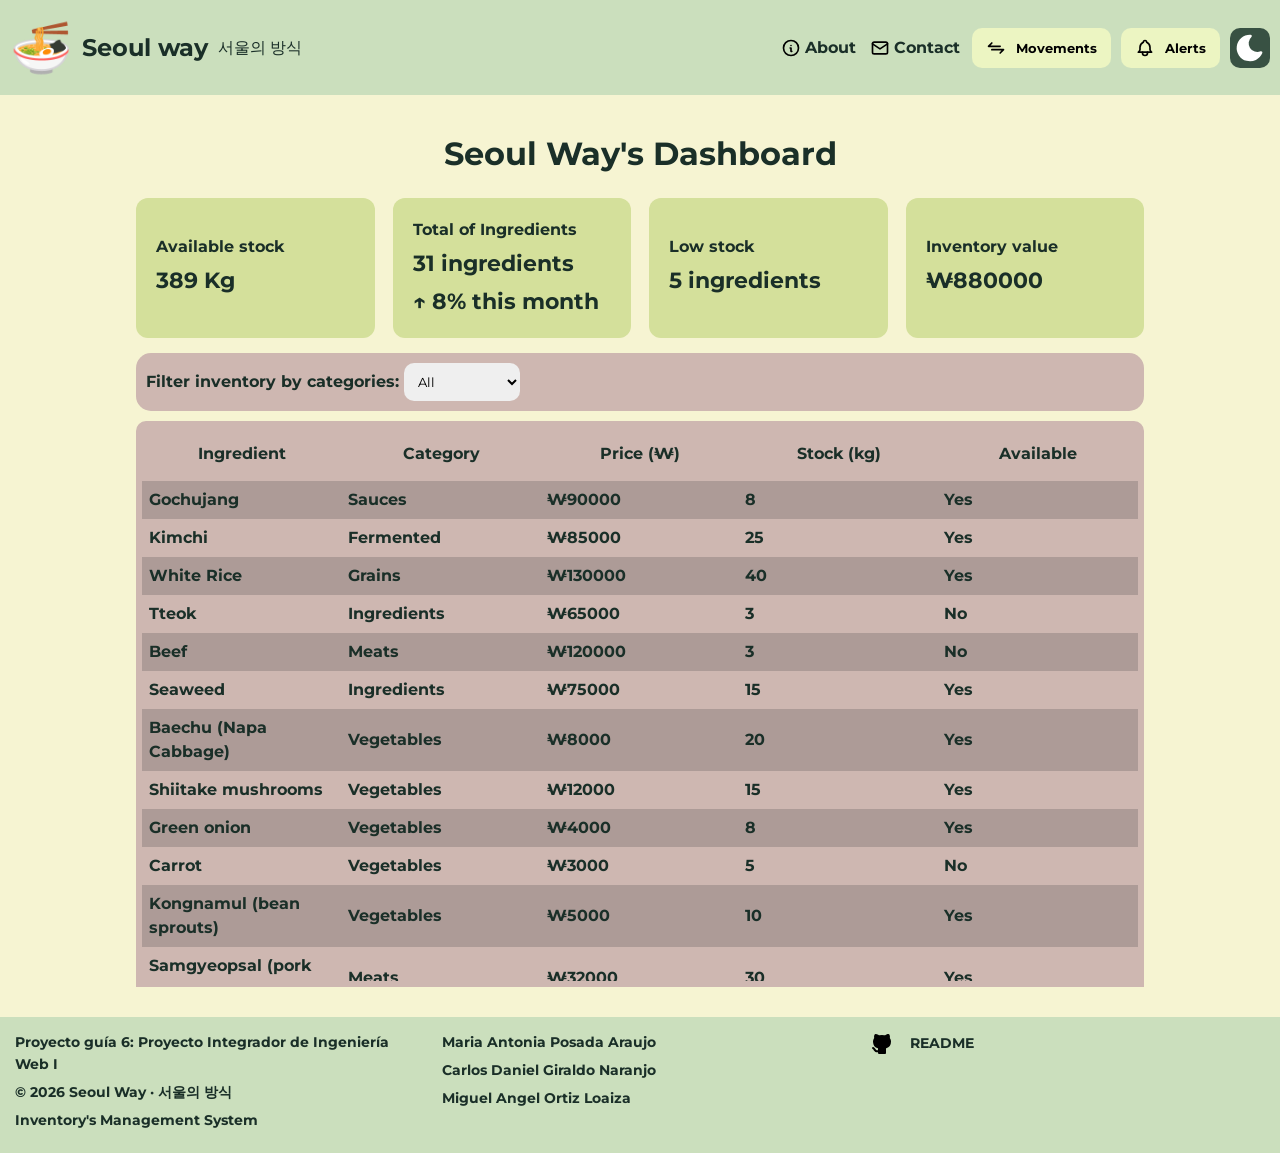
<file: index.html>
<!DOCTYPE html>
<html lang="en">

<head>
    <meta charset="UTF-8">
    <meta name="viewport" content="width=device-width, initial-scale=1.0">
    <title>Seoul way</title>

    <link rel="stylesheet" href="css/index.css">
    <link rel="icon" type="image/svg+xml" href="img/icon.svg">
</head>

<body>
    <header>
        <div class="logo">
            <span class="logo-icon">&#127836;</span>
            <div class="logo-container">
                <h1>Seoul way</h1>
                <span>서울의 방식</span>
            </div>
        </div>
        <button class="menu-toggle" aria-label="open menu" , aria-expanded="false" aria-controls="navigation">
            <img src="./img/menu.svg" alt="menu" class="icon-open">
            <img src="./img/x.svg" alt="close" class="icon-close">
        </button>
        <nav id="navigation">
            <a href="about.html" class="nav-link">
                <img src="./img/info.svg" alt="about" class="nav-icon">
                <span>About</span>
            </a>
            <a href="contact.html" class="nav-link">
                <img src="./img/mail.svg" alt="contact" class="nav-icon">
                <span>Contact</span>
            </a>
            <button onclick="showCard('movements-card'); return false">
                <img src="img/movements.svg" class="nav-icon">
                <span>Movements</span>
            </button>
            <button onclick="showCard('alert-card'); return false">
                <img src="img/alerts.svg" class="nav-icon">
                <span>Alerts</span>
            </button>
        </nav>
        <button id="dark-mode-toggle" aria-label="Cambiar entre modo claro y oscuro">
            <img src="./img/sun.svg" id="light-toggle">
            <img src="./img/moon.svg" id="dark-toggle">
        </button>
    </header>
    <main>
        <h1>Seoul Way's Dashboard</h1>
        <section class="cards">
            <div class="card inactive" id="alert-card">
                <button onclick="hideCard(this)">
                    <img src="./img/x.svg" alt="close button">
                </button>
                <section class="alerts">
                    <div>
                        <div class="section-header">
                            <p class="section-label">ATTENTION</p>
                            <h2>Inventory alerts</h2>
                            <span class="alert-count">5</span>
                        </div>

                        <div class="alert-content">
                            <strong>Tteok</strogn>
                                <p>There is only 3kg left.</p>
                                <small>MIN stock: 6kg</small>
                        </div>

                        <div class="alert-content">
                            <strong>Beef</strong>
                            <p>There is only 3kg left.</p>
                            <small>MIN stock: 6kg</small>
                        </div>

                        <div class="alert-content">
                            <strong>Carrot</strong>
                            <p>There is only 5kg left.</p>
                            <small>MIN stock: 6kg</small>
                        </div>

                        <div class="alert-content">
                            <strong>Galbi (Beef short ribs)</strong>
                            <p>There is only 5kg left</p>
                            <small>MIN stock: 6kg</small>
                        </div>

                        <div class="alert-content">
                            <strong>Dangmyeon (Sweet potato noodles)</strong>
                            <p>There is only 4kg left</p>
                            <small>MIN stock: 6kg</small>
                        </div>
                    </div>

                </section>
            </div>

            <div class="card inactive" id="movements-card">
                <section class="movements" id="movements">
                    <div class="section-header">
                        <div>
                            <p class="section-label">ACTIVITY</p>
                            <h2>Recent movements</h2>

                            <p>Last inventory's entries and exists</p>
                        </div>
                    </div>
                    <div class="movement-list">
                        <div class="movement">
                            <div class="movement-info">
                                <strong>Kimchi entry</strong>
                                <span> Supplier: Seoul Fresh Market</span>
                            </div>

                            <div class="movement-quantity positive">
                                +15kg
                            </div>

                            <time datetime="10:00"> Today, 10:00</time>
                        </div>

                        <div class="movement">
                            <div class="movement-info">
                                <strong>Rice entry</strong>
                                <span> Used in Kitchen</span>
                            </div>

                            <div class="movement-quantity negative">
                                -8kg
                            </div>

                            <time datetime="09:15"> Today, 09:15 </time>

                        </div>

                        <div class="movement">
                            <div class="movement-info">
                                <strong>Gochujang entry</strong>
                                <span>Supplier: Jeju Foods co.</span>
                            </div>
                            <div class="movement-quantity positive">
                                +5kg
                            </div>

                            <time datetime="16:30"> Yesterday, 16:30 </time>
                        </div>
                    </div>
                </section>
                <button onclick="hideCard(this)">
                    <img src="./img/x.svg" alt="close button">
                </button>
            </div>
        </section>

        <section class="statistics" id="inventory">
            <article class="stat-cards">
                <div class="stat-info">
                    <p>Available stock</p>
                    <h2 id="total-stock">86</h2>
                </div>
            </article>
            <article class="stat-cards">
                <div class="stat-info">
                    <p> Total of Ingredients</p>
                    <h2 id="total-ingredients"></h2>
                    <span class="positive">
                        ↑ 8% this month
                    </span>
                </div>
            </article>
            <article class="stat-cards">
                <div class="stat-info">
                    <p>Low stock</p>
                    <h2 id="low-stock"></h2>
                </div>
            </article>

            <article class="stat-cards">
                <div class="stat-info">
                    <p>Inventory value</p>
                    <h2 id="inventory-value"></h2>
                </div>

            </article>
        </section>
        
        <section id="table-wrapper">
            <div class="table-scroll-container">
                <div class="filters" id="ingredients">
                    Filter inventory by categories:
                    <select id="categories">
                    </select>
                </div>
                <table id="product-table">
                    <thead>
                        <tr>
                            <th> Ingredient</th>
                            <th> Category</th>
                            <th> Price (₩)</th>
                            <th> Stock (kg)</th>
                            <th> Available</th>
                        </tr>
                    </thead>
                    <tbody id="table-body">
                    </tbody>
                </table>
            </div>
        </section>



    </main>
    <footer>
        <div class="footer-info">
            <p class="footer-project">Proyecto guía 6: Proyecto Integrador de Ingeniería Web I</p>
            <p>© 2026 Seoul Way · 서울의 방식</p>
            <p>Inventory's Management System</p>
        </div>

        <ul class="footer-authors">
            <li>Maria Antonia Posada Araujo</li>
            <li>Carlos Daniel Giraldo Naranjo</li>
            <li>Miguel Angel Ortiz Loaiza</li>
        </ul>

        <nav class="footer-links">
            <a href="https://github.com/Ctrl-Angelus/Guia-4-M2_Desarrollo-de-una-interfaz-web-responsiva"
                target="_blank" rel="noopener" aria-label="Repositorio en GitHub">
                <img src="./img/brand-github.svg" alt="" width="24" height="24">
            </a>
            <a href="https://github.com/Ctrl-Angelus/Guia-4-M2_Desarrollo-de-una-interfaz-web-responsiva/blob/master/README"
                target="_blank" rel="noopener">README</a>
        </nav>
    </footer>
    <script src="resources/data.js" defer></script>
    <script src="js/theme.js" defer></script>
    <script src="js/products.js" defer></script>
    <script src="js/menu.js" defer></script>
</body>


</html>
</file>
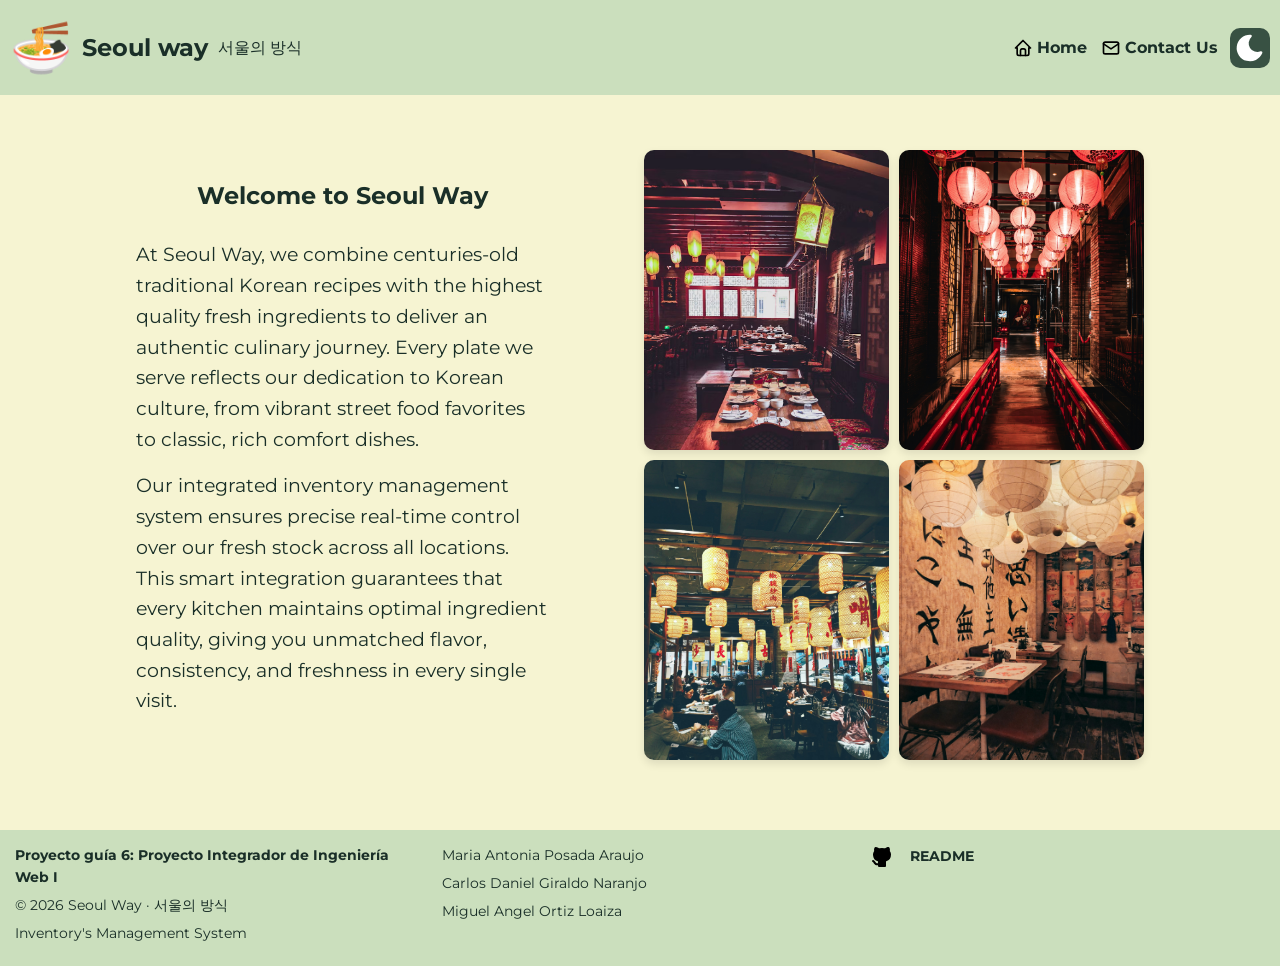
<file: about.html>
<!DOCTYPE html>
<html lang="en">

<head>
    <meta charset="UTF-8">
    <meta name="viewport" content="width=device-width, initial-scale=1.0">
    <title>Seoul way - About</title>

    <link rel="stylesheet" href="./css/index.css">
    <link rel="icon" type="image/svg+xml" href="img/icon.svg">
</head>

<body>

    <header>
        <div class="logo">
            <span class="logo-icon">&#127836;</span>
            <div class="logo-container">
                <h1>Seoul way</h1>
                <span>서울의 방식</span>
            </div>
        </div>
        <button class="menu-toggle" aria-label="open menu" , aria-expanded="false" aria-controls="navigation">
            <img src="./img/menu.svg" alt="menu" class="icon-open">
            <img src="./img/x.svg" alt="close" class="icon-close">
        </button>
        <nav id="navigation">
            <a href="index.html" class="nav-linnk">
                <img src="img/home.svg" alt="Home" class="nav-icon">
                <span>Home</span>
            </a>
            <a href="contact.html" class="nav-link">
                <img src="./img/mail.svg" alt="contact" class="nav-icon">
                <span>Contact Us</span>
            </a>
        </nav>
        <button id="dark-mode-toggle" aria-label="Cambiar entre modo claro y oscuro">
            <img src="./img/sun.svg" id="light-toggle">
            <img src="./img/moon.svg" id="dark-toggle">
        </button>
    </header>
    <main>
        <section class="about-section">
            <div class="content">
                <h2>Welcome to Seoul Way</h2>
                <p>At Seoul Way, we combine centuries-old traditional Korean recipes with the highest quality 
                    fresh ingredients to deliver an authentic culinary journey. Every plate we serve reflects 
                    our dedication to Korean culture, from vibrant street food favorites to classic, rich comfort dishes.
                </p>

                <p>Our integrated inventory management system ensures precise real-time control over our fresh stock 
                    across all locations. This smart integration guarantees that every kitchen maintains optimal ingredient 
                    quality, giving you unmatched flavor, consistency, and freshness in every single visit.
                </p>
            </div>
            <div class="restaurant-image">
                <img src="./img/restaurant-1.jpg" alt="Gangnam Branch">
                <img src="./img/restaurant-2.jpg" alt="Hongdae Branch">
                <img src="./img/restaurant-3.jpg" alt="Insadong Branch">
                <img src="./img/restaurant-4.jpg" alt="Itaewon Branch">
            </div>
        </section>
    </main>
    <footer>
        <div class="footer-info">
            <p class="footer-project">Proyecto guía 6: Proyecto Integrador de Ingeniería Web I</p>
            <p>© 2026 Seoul Way · 서울의 방식</p>
            <p>Inventory's Management System</p>
        </div>

        <ul class="footer-authors">
            <li>Maria Antonia Posada Araujo</li>
            <li>Carlos Daniel Giraldo Naranjo</li>
            <li>Miguel Angel Ortiz Loaiza</li>
        </ul>

        <nav class="footer-links">
            <a href="https://github.com/Ctrl-Angelus/Guia-4-M2_Desarrollo-de-una-interfaz-web-responsiva"
                target="_blank" rel="noopener" aria-label="Repositorio en GitHub">
                <img src="./img/brand-github.svg" alt="" width="24" height="24">
            </a>
            <a href="https://github.com/Ctrl-Angelus/Guia-4-M2_Desarrollo-de-una-interfaz-web-responsiva/blob/master/README"
                target="_blank" rel="noopener">README</a>
        </nav>
    </footer>

    <script src="js/theme.js" defer></script>
    <script src="js/menu.js"></script>
</body>

</html>
</file>
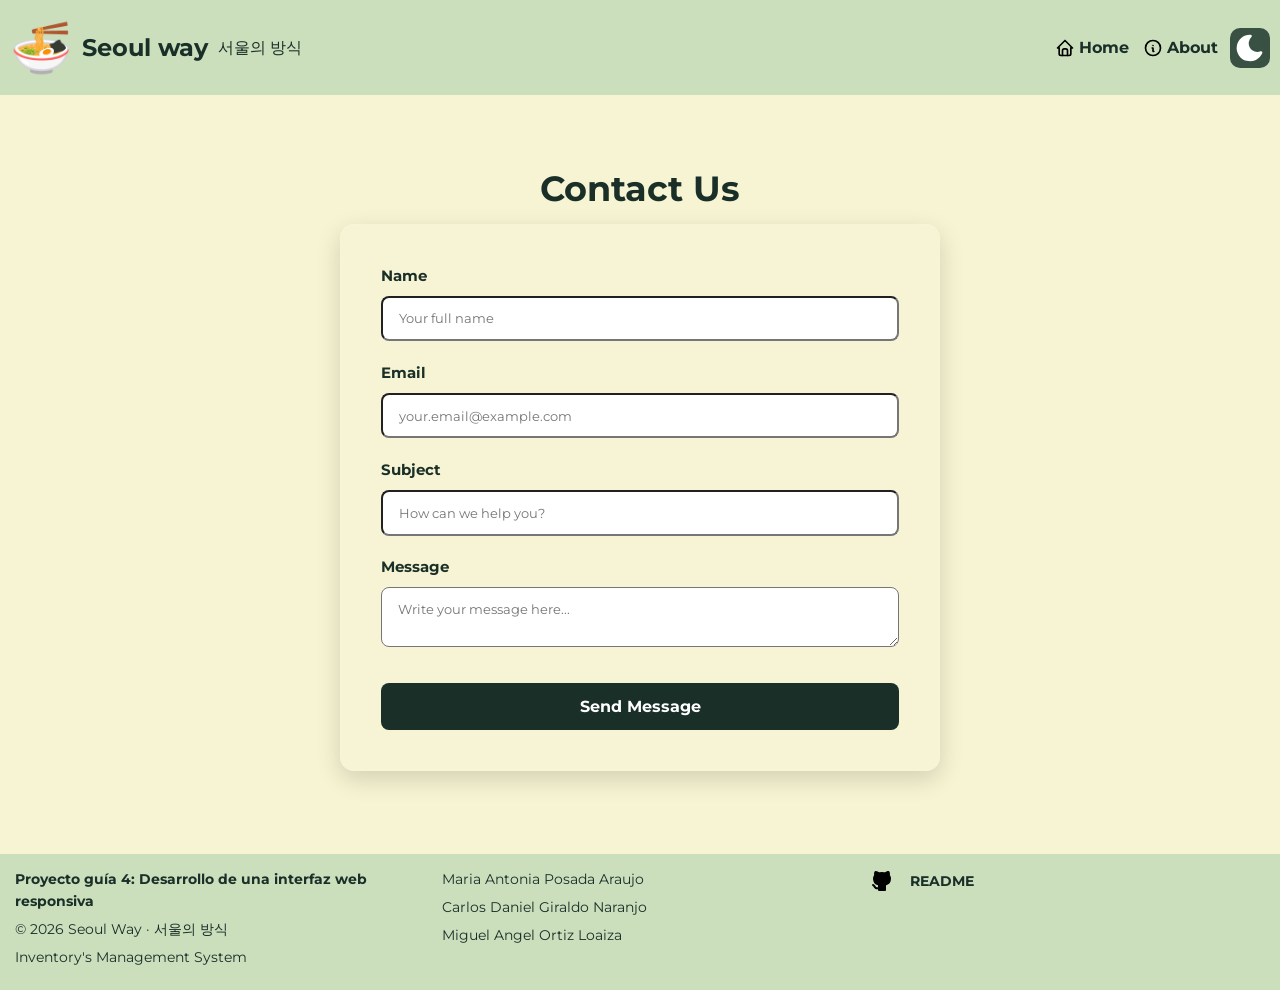
<file: contact.html>
<!DOCTYPE html>
<html lang="en">

<head>
    <meta charset="UTF-8">
    <meta name="viewport" content="width=device-width, initial-scale=1.0">
    <title>Seoul way - Contact us</title>

    <link rel="stylesheet" href="css/index.css">
    <link rel="icon" type="image/svg+xml" href="img/icon.svg">
</head>

<body>
    <header>
        <div class="logo">
            <span class="logo-icon">&#127836;</span>
            <div class="logo-container">
                <h1>Seoul way</h1>
                <span>서울의 방식</span>
            </div>
        </div>
        <button class="menu-toggle" aria-label="open menu" , aria-expanded="false" aria-controls="navigation">
            <img src="./img/menu.svg" alt="menu" class="icon-open">
            <img src="./img/x.svg" alt="close" class="icon-close">
        </button>
        <nav id="navigation">
            <a href="index.html" class="nav-linnk">
                <img src="img/home.svg" alt="Home" class="nav-icon">
                <span>Home</span>
            </a>
            <a href="about.html" class="nav-link">
                <img src="./img/info.svg" alt="about" class="nav-icon">
                <span>About</span>
            </a>
        </nav>
        <button id="dark-mode-toggle" aria-label="Cambiar entre modo claro y oscuro">
            <img src="./img/sun.svg" id="light-toggle">
            <img src="./img/moon.svg" id="dark-toggle">
        </button>
    </header>
    <main class="contact">
        <section class="form-content">
            <h2>Contact Us</h2>
            <form action="#" method="POST" class="form" onsubmit="event.preventDefault(); alert('The form has been submited. Thank you for your feedback.'); this.reset()">
                <div class="form-group">
                    <label for="name">Name</label>
                    <input type="text" id="name" name="name" placeholder="Your full name" required>
                </div>
                <div class="form-group">
                    <label for="email">Email</label>
                    <input type="email" id="email" name="email" placeholder="your.email@example.com" required>
                </div>
                <div class="form-group">
                    <label for="subject">Subject</label>
                    <input type="text" id="subject" name="subject" placeholder="How can we help you?" required>
                </div>
                <div class="form-group">
                    <label for="message">Message</label>
                    <textarea id="message" name="message" placeholder="Write your message here..." required></textarea>
                </div>

                <button type="submit" class="submit" >Send Message</button>
            </form>
        <section>    
    </main>
    <footer>
        <div class="footer-info">
            <p class="footer-project">Proyecto guía 4: Desarrollo de una interfaz web responsiva</p>
            <p>© 2026 Seoul Way · 서울의 방식</p>
            <p>Inventory's Management System</p>
        </div>

        <ul class="footer-authors">
            <li>Maria Antonia Posada Araujo</li>
            <li>Carlos Daniel Giraldo Naranjo</li>
            <li>Miguel Angel Ortiz Loaiza</li>
        </ul>

        <nav class="footer-links">
            <a href="https://github.com/Ctrl-Angelus/Guia-4-M2_Desarrollo-de-una-interfaz-web-responsiva"
                target="_blank" rel="noopener" aria-label="Repositorio en GitHub">
                <img src="./img/brand-github.svg" alt="" width="24" height="24">
            </a>
            <a href="https://github.com/Ctrl-Angelus/Guia-4-M2_Desarrollo-de-una-interfaz-web-responsiva/blob/master/README"
                target="_blank" rel="noopener">README</a>
        </nav>
    </footer>

    <script src="js/theme.js" defer></script>
</body>

</html>
</file>
<file: css/index.css>
@font-face {
    font-family: monserrat;
    src: url(../resources/fonts/Monserrat.ttf);
}

html {
    scroll-behavior: smooth;
}

*,
*::before,
*::after {
    box-sizing: border-box;
}

* {
    margin: 0;
    padding: 0;
    transition: background-color 0.3s ease, color 0.3s ease, border-color 0.3s ease, filter 0.3s ease;
    font-family: monserrat;
}

button {
    cursor: pointer;
    border: none;
}

.hidden {
    display: none !important;
}

.no-transition header>nav {
    transition: none !important;
}

:root {
    --light: #ffffff;
    --dark: #1a2f28;
    --text: var(--dark);
    --card: #d4e09b;
    --background: #f6f4d2;
    --header: #cbdfbd;
    --complimentary: #a44a3f;
    --table: #ceb7b1;
    --table-complimentary: #ad9b97;
    --footer: #cbdfbd;
    --header-text: var(--dark);
    --button-background: #ecf5c2;
    --card-text: var(--dark);
    --toggle-button-background: #385143;
}

body.dark {
    color-scheme: dark;
    --background: #385143;
    --header: #426654;
    --header-text: var(--light);
    --nav-text: var(--light);
    --button-background: var(--table);
    --card: var(--header);
    --card-text: var(--light);
    --card-title: #fdb953;
    --footer: #647d6d;
    --table-complimentary: #584642;
    --table: #6d5c59;
    --table-text: #ffffff;
    --toggle-button-background: #ffa826;
}

body {
    background-color: var(--background);
    color: var(--text);
    min-height: 100vh;
    line-height: 1.5;
    text-rendering: optimizeLegibility;
    display: flex;
    flex-direction: column;
}

header {
    position: sticky;
    top: 0;
    z-index: 10;
    width: 100%;
    min-height: 80px;
    background-color: var(--header);
    display: flex;
    align-items: center;
    padding: 10px;
    color: var(--header-text);
    border-bottom: 5px solid var(--background);
}

header>nav {
    flex-grow: 1;
    display: flex;
    justify-content: end;
    align-items: center;

    & button {
        padding: 5px;
        border-radius: 10px;
        height: 40px;
        background-color: var(--button-background);
        border: 4px solid transparent;
        transition: transform 0.3s ease;

        & img,
        span {
            margin-inline: 5px;
        }
    }

    & a {
        color: var(--nav-text);
        text-decoration: none;

        & * {
            margin-inline: 2px;
        }
    }

    & a:hover {
        text-decoration: underline;
    }
}

header button:hover {
    transform: scale(1.1);
}

body.dark header nav button {
    border: 4px solid var(--table-complimentary);
}

body.dark header img {
    filter: invert(10);
}

header>nav>* {
    margin-inline-end: 10px;
    font-weight: bold;
    display: flex;
    align-items: center;
    justify-content: center;
}

header>#dark-mode-toggle {
    width: 40px;
    height: 40px;
    border-radius: 10px;
    padding: 5px;
    display: flex;
    align-items: center;
    justify-content: center;
    background-color: var(--toggle-button-background);
    transition: transform 0.3s ease;

    & img {
        filter: invert(100%);
    }
}

body.dark #dark-mode-toggle img {
    filter: brightness(0) saturate(100%) invert(85%) sepia(22%) saturate(486%) hue-rotate(332deg) brightness(108%) contrast(103%);
}

.menu-toggle {
    display: none;
    background: none;
    border: none;
    cursor: pointer;
    padding: 8px;
}

.menu-toggle .icon-close,
.menu-toggle[aria-expanded="true"] .icon-open {
    display: none;
}

.menu-toggle[aria-expanded="true"] .icon-close {
    display: block;
}

@media (max-width: 830px) {
    header {
        justify-content: flex-start;
    }

    .menu-toggle {
        display: block;
        margin-left: auto;
    }

    header>nav {
        position: absolute;
        top: 100%;
        left: 0;
        right: 0;
        flex-direction: column;
        align-items: stretch;
        gap: 10px;
        padding: 15px;
        background-color: var(--header);
        border: 5px solid var(--background);

        opacity: 0;
        visibility: hidden;
        transform: translateY(-8px);
        transition:
            opacity 0.2s ease,
            transform 0.2s ease,
            visibility 0s linear 0.2s;
    }

    header>nav.open {
        opacity: 1;
        visibility: visible;
        transform: translateY(0);
        transition:
            opacity 0.2s ease,
            transform 0.2s ease,
            visibility 0s linear 0s;
    }
}

.nav-icon {
    width: 20px;
    height: 20px;
    display: inline-block;
}

.logo {
    display: flex;
    align-items: center;
    user-select: none;

    & h1 {
        font-size: 1.5rem;
    }
}

.logo * {
    margin-right: 10px;
}

.logo-icon {
    font-size: 50px;
}

.logo-container {
    display: flex;
    flex-wrap: wrap;
    align-items: center;
}

main {
    width: 100%;
    flex-grow: 1;
    padding: 10px;
    position: relative;
}

main > h1 {
    text-align: center;
    color: var(--nav-text);
    margin: 20px auto 20px auto;
}

footer {
    width: 100%;
    background-color: var(--footer);
    color: var(--nav-text);
    display: grid;
    grid-template-columns: repeat(auto-fit, minmax(220px, 1fr));
    gap: 1.5rem 2rem;
    align-items: start;
    font-size: 0.9rem;
    padding: 15px;
    margin-top: 20px;
}

footer p {
    margin: 0 0 0.4rem;
}

.footer-project {
    font-weight: bold;
}

.footer-authors {
    list-style: none;
    margin: 0;
    padding: 0;
    display: flex;
    flex-direction: column;
    gap: 0.4rem;
}

.footer-links {
    display: flex;
    align-items: center;
    gap: 1rem;
}

body.dark .footer-links img {
    filter: invert(100%);
}

.footer-links a {
    display: flex;
    align-items: center;
    font-weight: bold;
    text-decoration: none;
    color: inherit;
}

.footer-links a:hover,
.footer-links a:focus-visible {
    text-decoration: underline;
}

body>main>section {
    margin-top: 15px;
    margin-bottom: 15px;
}

.card {
    position: fixed;
    margin: auto;
    width: 60%;
    height: 50%;
    background-color: var(--card);
    border-radius: 15px;
    inset: 0;
    place-self: center;
    padding: 30px;
    z-index: 20;
    color: var(--dark);
    opacity: 1;
    visibility: visible;
    transform: translateY(0);
    color: var(--nav-text);
    transition:
        opacity 0.2s ease,
        transform 0.2s ease,
        visibility 0s linear 0s;
    box-shadow: 0 0 0 100vmax rgb(0 0 0 / 0.5);
}

body.dark .card h2 {
    color: var(--card-title);
}

.card.inactive {
    opacity: 0;
    visibility: hidden;
    transform: translateY(-8px);
    pointer-events: none;
    transition:
        opacity 0.2s ease,
        transform 0.2s ease,
        visibility 0s linear 0.2s;
}

.card section {
    overflow-y: auto;
    max-height: 100%;
}

.card>button {
    position: absolute;
    float: left;
    top: 0;
    right: 0;
    border-radius: 0 12px 0 12px;
    padding: 5px;
    display: flex;
    align-items: center;
    justify-content: center;

    background-color: var(--card-title);
}

@media (max-width: 768px) {
    .card {
        width: 90%;
        height: 90%;
    }
}

.statistics {
    /* display: grid;
    grid-template-columns: repeat(auto-fit, minmax(200px, 1fr)); */
    color: var(--card-text);
    width: 80%;
    margin: 0 auto;
    display: flex;
    flex-wrap: wrap;
    gap: 18px;
}

.stat-cards {
    flex: 1 1 200px;
    background-color: var(--card);
    padding: 20px;
    border: 1px;
    border-radius: 12px;
    display: flex;
    align-items: center;
    gap: 15px;
}

.stat-info p {
    color: var(--card-title);
    font-size: 1rem;
    margin-bottom: 5px;
}

.stat-info h2 {
    font-size: 22px;
    margin-bottom: 5px;
}

.positive {
    font-size: 22px;
    margin-bottom: 5px;
}

.negative {
    font-size: 20px;
    margin-bottom: 5px;
}

#table-wrapper {
    width: 100%;
    display: grid;
    place-items: center;
}

.table-scroll-container {
    width: 80%;
    overflow-x: auto;
    container-type: inline-size;
}

.filters {
    position: sticky;
    background-color: var(--table);
    margin-top: 15px;
    padding: 10px;
    left: 0;
    width: 100cqw;
    box-sizing: border-box;
    border-radius: 15px;
    color: var(--nav-text);

    & select {
        padding: 10px;
        border-radius: 10px;
        border: none;
        cursor: pointer;
    }
}

#product-table {
    width: 100%;
    min-width: 540px;
    background-color: var(--table);
    border-radius: 10px 10px 0 0;
    margin-top: 10px;
    border: 4px solid var(--table);
    color: var(--table-text);

    & tbody {
        display: block;
        height: 500px;
        overflow-y: auto;
        overflow-x: hidden;
    }

    & thead,
    tbody tr {
        display: table;
        width: 100%;
        table-layout: fixed;
    }

    & tbody tr:nth-child(even) {
        background-color: var(--table);
    }

    & tbody tr:nth-child(odd) {
        background-color: var(--table-complimentary);
    }

    & thead tr th {
        height: 50px;
    }

    & tbody tr td {
        min-height: 50px;
        padding: 5px;
        overflow-wrap: break-word;
        hyphens: auto;
    }

    & thead tr th:first-child {
        border-radius: 10px 0 0 0;
    }

    & thead tr th:last-child {
        border-radius: 0 10px 0 0;
    }
}

.about-section {
    width: 80%;
    margin: 0 auto;
    display: flex;
    align-items: center;
    justify-content: space-between;
    gap: 6rem;
    margin: 2.5rem auto;
    max-width: 1100px;
}

.content h2 {
    text-align: center;
    margin-bottom: 1.6rem;
}

.content p {
    margin-bottom: 1rem;
    line-height: 1.6;
    font-size: 1.2rem;
}

.contentp:last-child {
    margin-bottom: 0;
}

.about-section {
    color: var(--nav-text);
}

.about-section .restaurant-image {
    flex: 0 0 500px;
    display: grid;
    grid-template-columns: repeat(2, 1fr);
    gap: 10px;
}

.restaurant-image img {
    width: 100%;
    height: 300px;
    border-radius: 10px;
    object-fit: cover;
    display: block;
    box-shadow: 0 4px 8px rgba(0, 0, 0, 0.1);
    transition: filter 0.3s ease, transform 0.3s ease, box-shadow 0.3s ease;
}

.restaurant-image img:hover {
    transform: translate(0.46px) contrast(1.1);
    transform: scale(0.98);
    box-shadow: 0 8px 16px rgba(0, 0, 0, 0.3);
    cursor: pointer;
}

@media (max-width: 1150px) {
    main {
        padding: 15px;
    }

    .about-section {
        width: 100%;
    }

    .about-section {
        gap: 20px;
    }
}

@media (max-width: 860px) {
    .about-section {
        flex-direction: column-reverse;
    }
}

@media (max-width: 768px) {

    .table-scroll-container,
    .about-section,
    .statistics {
        width: 100%;
    }
    .about-section .restaurant-image {
        flex: 0 0 auto;
        width: 100%;
    }
}

.contact {
    display: flex;
    justify-content: center;
    align-items: center;
    padding: 3rem 1.5rem;
}

.form-content {
    width: 100%;
    max-width: 600px;
    text-align: center;
}

.form-content h2 {
    font-size: 2.2rem;
    font-weight: 700;
    margin-bottom: 0.5rem;
    color: var(--nav-text);
}

.form {
    background: rgba(255, 255, 255, 0.05);
    padding: 2.5rem;
    border-radius: 14px;
    border: 1px solid rgba(255, 255, 255, 0.12);
    text-align: left;
    box-shadow: 0 8px 24px rgba(0, 0, 0, 0.15);
}

.form-group {
    margin-bottom: 1.3rem;
}

.form-group label {
    display: block;
    margin-bottom: 0.5rem;
    font-size: 0.95rem;
    font-weight: 500;
    font-weight: bold;
    color: var(--nav-text);
}

.form-group input,
.form-group textarea {
    width: 100%;
    padding: 0.8rem 1rem;
    border-radius: 8px;
    box-sizing: border-box;
    transition: border-color 0.3s ease, background-color 0.3s ease;
}

.submit {
    width: 100%;
    padding: 0.9rem;
    border: none;
    border-radius: 8px;
    font-size: 1rem;
    font-weight: 700;
    cursor: pointer;
    margin-top: 0.5rem;
    transition: all 0.3s ease, transform 0.3s ease;
    background-color: var(--dark);
    color: var(--light);
}

body.dark .submit {
    background-color: var(--card-title);
    color: var(--dark);
}

.submit:hover {
    filter: brightness(115%);
    transform: translateY(-2px);
}
</file>
